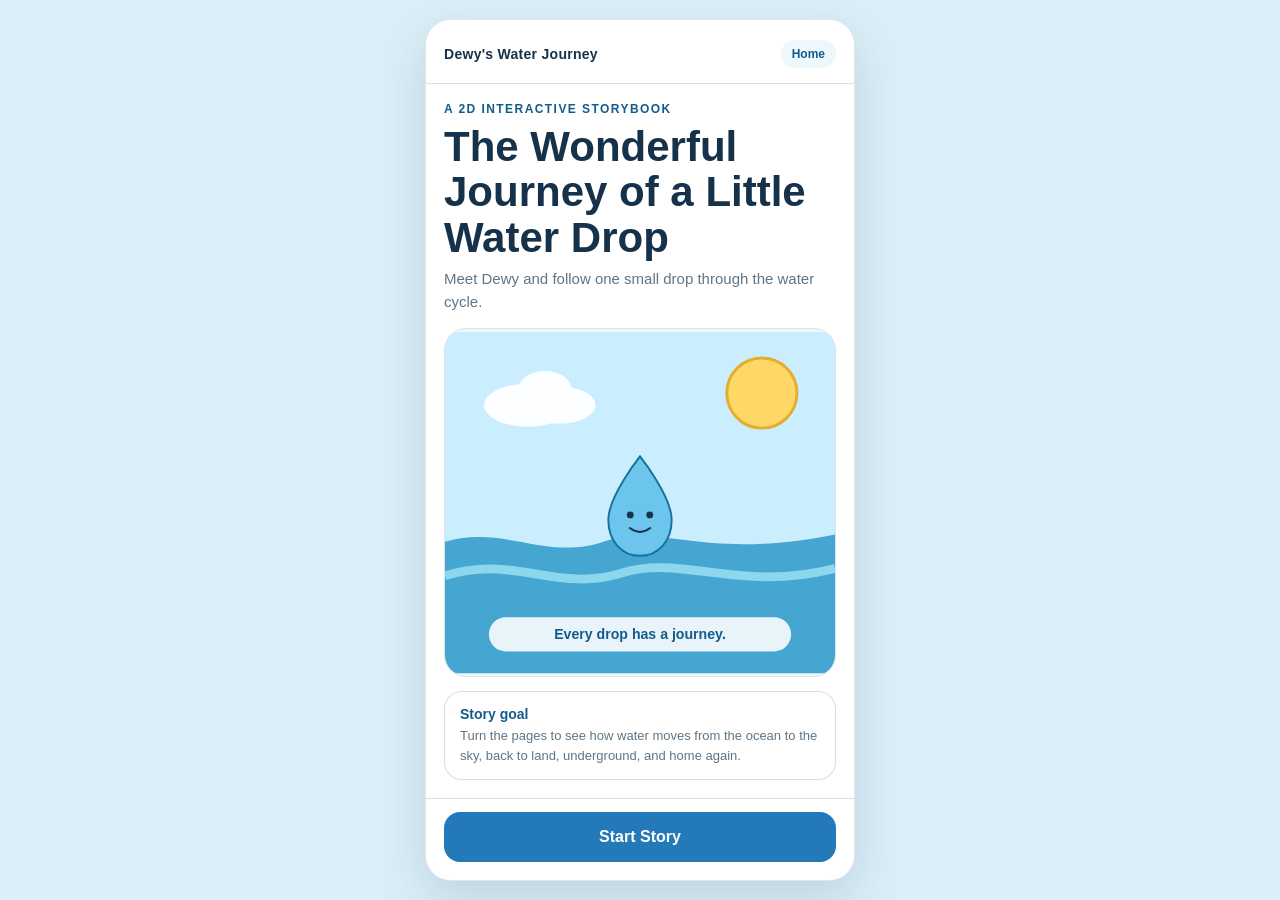
<file: SourceReference/index.html>
<!DOCTYPE html>
<html lang="en">
<head>
<meta charset="UTF-8" />
<meta name="viewport" content="width=device-width, initial-scale=1.0, maximum-scale=1.0, user-scalable=no" />
<meta name="author" content="Zhihe Zhang" />
<title>Dewy's Wonderful Water Journey</title>
<style>
  :root {
    --ink: #16324a;
    --muted: #5f7585;
    --card: rgba(255,255,255,.94);
    --line: rgba(22,50,74,.16);
    --blue: #2479b8;
    --blue-dark: #145b8c;
    --cream: #fffaf0;
  }

  * { box-sizing: border-box; }
  html, body { margin: 0; min-height: 100%; }
  body {
    font-family: "Trebuchet MS", Arial, sans-serif;
    color: var(--ink);
    background: #dceff8;
    overflow-x: hidden;
  }

  button { font: inherit; }

  .app {
    min-height: 100vh;
    display: grid;
    place-items: center;
    padding: 18px;
  }

  .book {
    width: min(100%, 430px);
    min-height: min(860px, calc(100vh - 36px));
    background: #ffffff;
    border: 1px solid rgba(22,50,74,.12);
    border-radius: 26px;
    overflow: hidden;
    box-shadow: 0 18px 50px rgba(28,72,103,.17);
    position: relative;
  }

  .page {
    min-height: min(860px, calc(100vh - 36px));
    display: none;
    grid-template-rows: auto 1fr auto;
  }

  .page.active { display: grid; }

  .topbar {
    min-height: 64px;
    display: flex;
    align-items: center;
    justify-content: space-between;
    padding: 15px 18px 11px;
    background: rgba(255,255,255,.95);
    border-bottom: 1px solid var(--line);
  }

  .brand {
    font-weight: 800;
    font-size: 14px;
    letter-spacing: .02em;
  }

  .counter {
    padding: 7px 11px;
    border-radius: 999px;
    background: #eef7fb;
    color: var(--blue-dark);
    font-weight: 800;
    font-size: 12px;
  }

  .content {
    display: grid;
    grid-template-rows: auto minmax(300px, 1fr) auto;
    gap: 14px;
    padding: 18px;
  }

  .title-block h1,
  .title-block h2 {
    margin: 0 0 7px;
    line-height: 1.08;
  }

  .title-block h1 { font-size: clamp(30px, 8vw, 42px); }
  .title-block h2 { font-size: clamp(24px, 6.6vw, 32px); }

  .eyebrow {
    margin: 0 0 8px;
    font-size: 12px;
    font-weight: 800;
    letter-spacing: .12em;
    text-transform: uppercase;
    color: var(--blue-dark);
  }

  .subtitle,
  .story-text {
    margin: 0;
    font-size: 15px;
    line-height: 1.55;
    color: var(--muted);
  }

  .illustration {
    min-height: 330px;
    border-radius: 22px;
    overflow: hidden;
    border: 1px solid rgba(22,50,74,.1);
    background: #eef8fc;
  }

  .illustration svg {
    display: block;
    width: 100%;
    height: 100%;
    min-height: 330px;
  }

  .fact-card {
    border-radius: 18px;
    padding: 14px 15px;
    background: var(--card);
    border: 1px solid var(--line);
  }

  .fact-card strong {
    display: block;
    margin-bottom: 4px;
    color: var(--blue-dark);
    font-size: 14px;
  }

  .fact-card p {
    margin: 0;
    font-size: 13px;
    line-height: 1.5;
    color: var(--muted);
  }

  .nav {
    display: grid;
    grid-template-columns: 1fr 1fr;
    gap: 10px;
    padding: 13px 18px 18px;
    border-top: 1px solid var(--line);
    background: #ffffff;
  }

  .nav.one { grid-template-columns: 1fr; }

  .btn {
    min-height: 50px;
    border: 0;
    border-radius: 16px;
    padding: 12px 16px;
    cursor: pointer;
    font-weight: 800;
  }

  .btn-primary {
    background: var(--blue);
    color: #fff;
  }

  .btn-secondary {
    background: #edf4f7;
    color: var(--ink);
  }

  .btn:focus-visible {
    outline: 3px solid #f0b84b;
    outline-offset: 2px;
  }

  .credits-card {
    display: grid;
    place-items: center;
    text-align: center;
    min-height: 420px;
    padding: 28px 22px;
    border-radius: 22px;
    background: linear-gradient(180deg, #eef9ff 0%, #fffaf0 100%);
    border: 1px solid var(--line);
  }

  .credits-card h2 { margin: 0 0 12px; font-size: 31px; }
  .credits-card p { margin: 4px 0; line-height: 1.55; color: var(--muted); }
  .student-name {
    margin-top: 18px !important;
    font-size: 20px;
    color: var(--ink) !important;
    font-weight: 900;
  }

  .drop-face { fill: #6bc5ed; stroke: #1c6f9d; stroke-width: 4; }
  .eye { fill: #17334a; }
  .smile { fill: none; stroke: #17334a; stroke-width: 4; stroke-linecap: round; }

  @media (max-width: 480px) {
    .app { padding: 0; }
    .book,
    .page { min-height: 100vh; border-radius: 0; }
    .book { width: 100%; border: 0; box-shadow: none; }
    .illustration, .illustration svg { min-height: 300px; }
  }
</style>
</head>
<body>
<div class="app">
  <main class="book" aria-label="Interactive storybook about the water cycle">

    <!-- HOME -->
    <section class="page active" data-page="0">
      <header class="topbar">
        <div class="brand">Dewy's Water Journey</div>
        <div class="counter">Home</div>
      </header>
      <div class="content">
        <div class="title-block">
          <p class="eyebrow">A 2D Interactive Storybook</p>
          <h1>The Wonderful Journey of a Little Water Drop</h1>
          <p class="subtitle">Meet Dewy and follow one small drop through the water cycle.</p>
        </div>

        <div class="illustration" aria-label="Dewy floating above the ocean under a sunny sky">
          <svg viewBox="0 0 800 700" role="img" aria-label="Ocean scene with Dewy, sun and clouds">
            <rect width="800" height="700" fill="#cbeeff"/>
            <circle cx="650" cy="125" r="72" fill="#ffd767" stroke="#e4ad2e" stroke-width="6"/>
            <g fill="#ffffff" opacity=".95">
              <ellipse cx="170" cy="150" rx="90" ry="44"/>
              <ellipse cx="235" cy="150" rx="74" ry="38"/>
              <ellipse cx="205" cy="118" rx="55" ry="38"/>
            </g>
            <path d="M0 430 C120 395 210 470 325 430 C440 390 530 470 800 415 L800 700 L0 700 Z" fill="#45a6d2"/>
            <path d="M0 500 C140 455 230 535 360 495 C490 455 600 535 800 485" fill="none" stroke="#9ee3f5" stroke-width="18" opacity=".8"/>
            <g transform="translate(330,255)">
              <path class="drop-face" d="M70 0 C70 0 5 82 5 130 C5 174 33 204 70 204 C107 204 135 174 135 130 C135 82 70 0 70 0 Z"/>
              <circle class="eye" cx="50" cy="120" r="7"/>
              <circle class="eye" cx="90" cy="120" r="7"/>
              <path class="smile" d="M49 147 Q70 163 91 147"/>
            </g>
            <rect x="90" y="585" width="620" height="70" rx="35" fill="#ffffff" opacity=".88"/>
            <text x="400" y="630" text-anchor="middle" font-size="29" font-weight="700" fill="#145b8c">Every drop has a journey.</text>
          </svg>
        </div>

        <div class="fact-card">
          <strong>Story goal</strong>
          <p>Turn the pages to see how water moves from the ocean to the sky, back to land, underground, and home again.</p>
        </div>
      </div>
      <nav class="nav one" aria-label="Home navigation">
        <button class="btn btn-primary" data-go="1">Start Story</button>
      </nav>
    </section>

    <!-- SCENE 1 -->
    <section class="page" data-page="1">
      <header class="topbar">
        <div class="brand">Dewy's Water Journey</div>
        <div class="counter">1 / 4</div>
      </header>
      <div class="content">
        <div class="title-block">
          <p class="eyebrow">Scene 1 · Evaporation</p>
          <h2>The Sunny Ocean</h2>
          <p class="story-text">Dewy rests in the ocean while the warm sun shines above. Heat gives tiny water drops enough energy to rise into the air as water vapour.</p>
        </div>
        <div class="illustration">
          <svg viewBox="0 0 800 700" role="img" aria-label="Sun warming the ocean as water rises into the air">
            <defs>
              <linearGradient id="sky1" x1="0" y1="0" x2="0" y2="1"><stop offset="0" stop-color="#9cddff"/><stop offset="1" stop-color="#eaf9ff"/></linearGradient>
            </defs>
            <rect width="800" height="700" fill="url(#sky1)"/>
            <circle cx="630" cy="125" r="78" fill="#ffd466" stroke="#e5ac2b" stroke-width="6"/>
            <path d="M0 480 C120 445 220 520 340 480 C470 435 575 525 800 470 L800 700 L0 700 Z" fill="#3d9fd0"/>
            <path d="M0 555 C150 515 245 585 380 550 C525 510 620 585 800 540" fill="none" stroke="#b1ebf6" stroke-width="16"/>
            <g fill="#ffffff" opacity=".82">
              <circle cx="300" cy="360" r="13"/><circle cx="330" cy="320" r="10"/><circle cx="350" cy="270" r="8"/>
              <circle cx="450" cy="390" r="12"/><circle cx="470" cy="345" r="9"/><circle cx="490" cy="300" r="7"/>
            </g>
            <g transform="translate(345,330) scale(.82)">
              <path class="drop-face" d="M70 0 C70 0 5 82 5 130 C5 174 33 204 70 204 C107 204 135 174 135 130 C135 82 70 0 70 0 Z"/>
              <circle class="eye" cx="50" cy="120" r="7"/><circle class="eye" cx="90" cy="120" r="7"/>
              <path class="smile" d="M49 147 Q70 163 91 147"/>
            </g>
            <text x="400" y="100" text-anchor="middle" font-size="29" font-weight="800" fill="#145b8c">Warmth turns liquid water into vapour.</text>
          </svg>
        </div>
        <div class="fact-card"><strong>Key idea: Evaporation</strong><p>Water at the surface can change from liquid into invisible water vapour and move upward into the atmosphere.</p></div>
      </div>
      <nav class="nav"><button class="btn btn-secondary" data-go="0">Back</button><button class="btn btn-primary" data-go="2">Next</button></nav>
    </section>

    <!-- SCENE 2 -->
    <section class="page" data-page="2">
      <header class="topbar"><div class="brand">Dewy's Water Journey</div><div class="counter">2 / 4</div></header>
      <div class="content">
        <div class="title-block">
          <p class="eyebrow">Scene 2 · Condensation</p>
          <h2>Cloud Workshop</h2>
          <p class="story-text">Higher in the sky, the air is cooler. Dewy and many tiny droplets gather together, forming a soft cloud.</p>
        </div>
        <div class="illustration">
          <svg viewBox="0 0 800 700" role="img" aria-label="Water droplets gathering into a cloud">
            <rect width="800" height="700" fill="#bfe9ff"/>
            <g fill="#ffffff" stroke="#8dc9e7" stroke-width="4">
              <ellipse cx="395" cy="330" rx="185" ry="90"/>
              <ellipse cx="295" cy="345" rx="110" ry="75"/>
              <ellipse cx="500" cy="345" rx="125" ry="82"/>
              <ellipse cx="395" cy="270" rx="118" ry="90"/>
            </g>
            <g fill="#65bee7" stroke="#1c6f9d" stroke-width="3">
              <path d="M135 115 C135 115 105 155 105 180 C105 206 121 224 143 224 C165 224 181 206 181 180 C181 155 135 115 135 115 Z"/>
              <path d="M650 160 C650 160 620 200 620 225 C620 251 636 269 658 269 C680 269 696 251 696 225 C696 200 650 160 650 160 Z"/>
              <path d="M180 460 C180 460 150 500 150 525 C150 551 166 569 188 569 C210 569 226 551 226 525 C226 500 180 460 180 460 Z"/>
              <path d="M620 465 C620 465 590 505 590 530 C590 556 606 574 628 574 C650 574 666 556 666 530 C666 505 620 465 620 465 Z"/>
            </g>
            <g transform="translate(325,405) scale(.72)">
              <path class="drop-face" d="M70 0 C70 0 5 82 5 130 C5 174 33 204 70 204 C107 204 135 174 135 130 C135 82 70 0 70 0 Z"/>
              <circle class="eye" cx="50" cy="120" r="7"/><circle class="eye" cx="90" cy="120" r="7"/>
              <path class="smile" d="M49 147 Q70 163 91 147"/>
            </g>
            <text x="400" y="92" text-anchor="middle" font-size="29" font-weight="800" fill="#145b8c">Cooling vapour becomes tiny droplets.</text>
          </svg>
        </div>
        <div class="fact-card"><strong>Key idea: Condensation</strong><p>When water vapour cools, it changes back into tiny liquid droplets. Many droplets together can form a cloud.</p></div>
      </div>
      <nav class="nav"><button class="btn btn-secondary" data-go="1">Back</button><button class="btn btn-primary" data-go="3">Next</button></nav>
    </section>

    <!-- SCENE 3 -->
    <section class="page" data-page="3">
      <header class="topbar"><div class="brand">Dewy's Water Journey</div><div class="counter">3 / 4</div></header>
      <div class="content">
        <div class="title-block">
          <p class="eyebrow">Scene 3 · Precipitation</p>
          <h2>Rain for the Forest</h2>
          <p class="story-text">The cloud becomes heavy with water. Soon, Dewy falls as rain, helping the forest, soil and streams below.</p>
        </div>
        <div class="illustration">
          <svg viewBox="0 0 800 700" role="img" aria-label="Rain falling from a cloud over a green forest">
            <rect width="800" height="700" fill="#c6e6ef"/>
            <g fill="#6d8390">
              <ellipse cx="395" cy="160" rx="190" ry="78"/>
              <ellipse cx="285" cy="180" rx="105" ry="70"/>
              <ellipse cx="510" cy="180" rx="125" ry="72"/>
            </g>
            <g stroke="#3f9bc3" stroke-width="9" stroke-linecap="round">
              <line x1="250" y1="260" x2="220" y2="335"/><line x1="340" y1="245" x2="310" y2="325"/>
              <line x1="445" y1="250" x2="415" y2="335"/><line x1="550" y1="245" x2="520" y2="325"/>
            </g>
            <path d="M0 520 Q160 430 320 520 T640 510 T800 500 L800 700 L0 700 Z" fill="#75b86f"/>
            <g>
              <rect x="105" y="430" width="26" height="150" rx="12" fill="#76543f"/><circle cx="118" cy="410" r="75" fill="#4a9556"/>
              <rect x="645" y="430" width="26" height="150" rx="12" fill="#76543f"/><circle cx="658" cy="405" r="78" fill="#4a9556"/>
              <rect x="560" y="470" width="22" height="120" rx="11" fill="#76543f"/><circle cx="571" cy="455" r="62" fill="#5da563"/>
            </g>
            <g transform="translate(355,300) scale(.65)">
              <path class="drop-face" d="M70 0 C70 0 5 82 5 130 C5 174 33 204 70 204 C107 204 135 174 135 130 C135 82 70 0 70 0 Z"/>
              <circle class="eye" cx="50" cy="120" r="7"/><circle class="eye" cx="90" cy="120" r="7"/>
              <path class="smile" d="M49 147 Q70 163 91 147"/>
            </g>
            <text x="400" y="90" text-anchor="middle" font-size="29" font-weight="800" fill="#274d61">Water returns to Earth as rain.</text>
          </svg>
        </div>
        <div class="fact-card"><strong>Key idea: Precipitation</strong><p>Water falls from clouds as rain, snow, sleet or hail. Here, Dewy returns to the land as rain.</p></div>
      </div>
      <nav class="nav"><button class="btn btn-secondary" data-go="2">Back</button><button class="btn btn-primary" data-go="4">Next</button></nav>
    </section>

    <!-- SCENE 4 -->
    <section class="page" data-page="4">
      <header class="topbar"><div class="brand">Dewy's Water Journey</div><div class="counter">4 / 4</div></header>
      <div class="content">
        <div class="title-block">
          <p class="eyebrow">Scene 4 · Infiltration & Collection</p>
          <h2>Back to the Ocean</h2>
          <p class="story-text">Some rain sinks into the soil and becomes groundwater. Other water joins streams and rivers. Together, these paths can carry Dewy back to the ocean.</p>
        </div>
        <div class="illustration">
          <svg viewBox="0 0 800 700" role="img" aria-label="Cross-section showing groundwater, river and the ocean">
            <rect width="800" height="330" fill="#bfe9ff"/>
            <path d="M0 320 Q130 210 270 315 Q390 235 510 315 Q650 235 800 305 L800 390 L0 390 Z" fill="#6ba76a"/>
            <path d="M0 390 L800 390 L800 700 L0 700 Z" fill="#b9895c"/>
            <path d="M0 505 Q130 460 250 505 T500 510 T800 485 L800 700 L0 700 Z" fill="#8c684c" opacity=".75"/>
            <path d="M180 300 C250 340 300 350 350 370 C430 400 505 400 625 370 L690 400 C570 455 440 465 325 430 C255 410 220 385 150 350 Z" fill="#51a8cf"/>
            <path d="M305 420 C335 470 330 530 350 585" fill="none" stroke="#55b5db" stroke-width="22" stroke-linecap="round"/>
            <path d="M350 585 C440 560 545 575 640 550" fill="none" stroke="#55b5db" stroke-width="28" stroke-linecap="round"/>
            <path d="M640 550 C690 535 730 520 800 505 L800 700 L655 700 Z" fill="#3f9dca"/>
            <g transform="translate(285,430) scale(.52)">
              <path class="drop-face" d="M70 0 C70 0 5 82 5 130 C5 174 33 204 70 204 C107 204 135 174 135 130 C135 82 70 0 70 0 Z"/>
              <circle class="eye" cx="50" cy="120" r="7"/><circle class="eye" cx="90" cy="120" r="7"/>
              <path class="smile" d="M49 147 Q70 163 91 147"/>
            </g>
            <text x="400" y="85" text-anchor="middle" font-size="28" font-weight="800" fill="#145b8c">Water keeps moving through land and rivers.</text>
            <text x="525" y="625" text-anchor="middle" font-size="23" font-weight="800" fill="#f4fbff">Groundwater</text>
            <text x="650" y="350" text-anchor="middle" font-size="23" font-weight="800" fill="#145b8c">River</text>
          </svg>
        </div>
        <div class="fact-card"><strong>The cycle continues</strong><p>The journey ends where another journey begins. Water can return to the ocean and start the cycle again.</p></div>
      </div>
      <nav class="nav"><button class="btn btn-secondary" data-go="3">Back</button><button class="btn btn-primary" data-go="5">Finish</button></nav>
    </section>

    <!-- CREDITS -->
    <section class="page" data-page="5">
      <header class="topbar"><div class="brand">Dewy's Water Journey</div><div class="counter">Credits</div></header>
      <div class="content" style="grid-template-rows: 1fr;">
        <div class="credits-card">
          <div>
            <svg width="105" height="140" viewBox="0 0 140 210" aria-hidden="true">
              <path class="drop-face" d="M70 0 C70 0 5 82 5 130 C5 174 33 204 70 204 C107 204 135 174 135 130 C135 82 70 0 70 0 Z"/>
              <circle class="eye" cx="50" cy="120" r="7"/><circle class="eye" cx="90" cy="120" r="7"/>
              <path class="smile" d="M49 147 Q70 163 91 147"/>
            </svg>
            <h2>Thank You!</h2>
            <p><strong>The Wonderful Journey of a Little Water Drop</strong></p>
            <p>PROG2006 · Designing the User Experience</p>
            <p class="student-name">Zhihe Zhang</p>
            <p>Interactive prototype for educational storytelling.</p>
            <p style="margin-top:18px;font-weight:800;color:#145b8c;">Save Water. Protect Every Drop.</p>
          </div>
        </div>
      </div>
      <nav class="nav"><button class="btn btn-secondary" data-go="4">Back</button><button class="btn btn-primary" data-go="0">Restart</button></nav>
    </section>

  </main>
</div>
<script>
  (function () {
    const pages = Array.from(document.querySelectorAll('.page'));
    const buttons = document.querySelectorAll('[data-go]');

    function showPage(index) {
      pages.forEach(function (page, i) {
        page.classList.toggle('active', i === index);
      });
      window.scrollTo(0, 0);
      const heading = pages[index].querySelector('h1, h2');
      if (heading) heading.setAttribute('tabindex', '-1');
    }

    buttons.forEach(function (button) {
      button.addEventListener('click', function () {
        showPage(Number(button.getAttribute('data-go')));
      });
    });

    document.addEventListener('keydown', function (event) {
      const current = pages.findIndex(function (page) { return page.classList.contains('active'); });
      if (event.key === 'ArrowRight' && current < pages.length - 1) showPage(current + 1);
      if (event.key === 'ArrowLeft' && current > 0) showPage(current - 1);
    });
  })();
</script>
</body>
</html>
</file>
